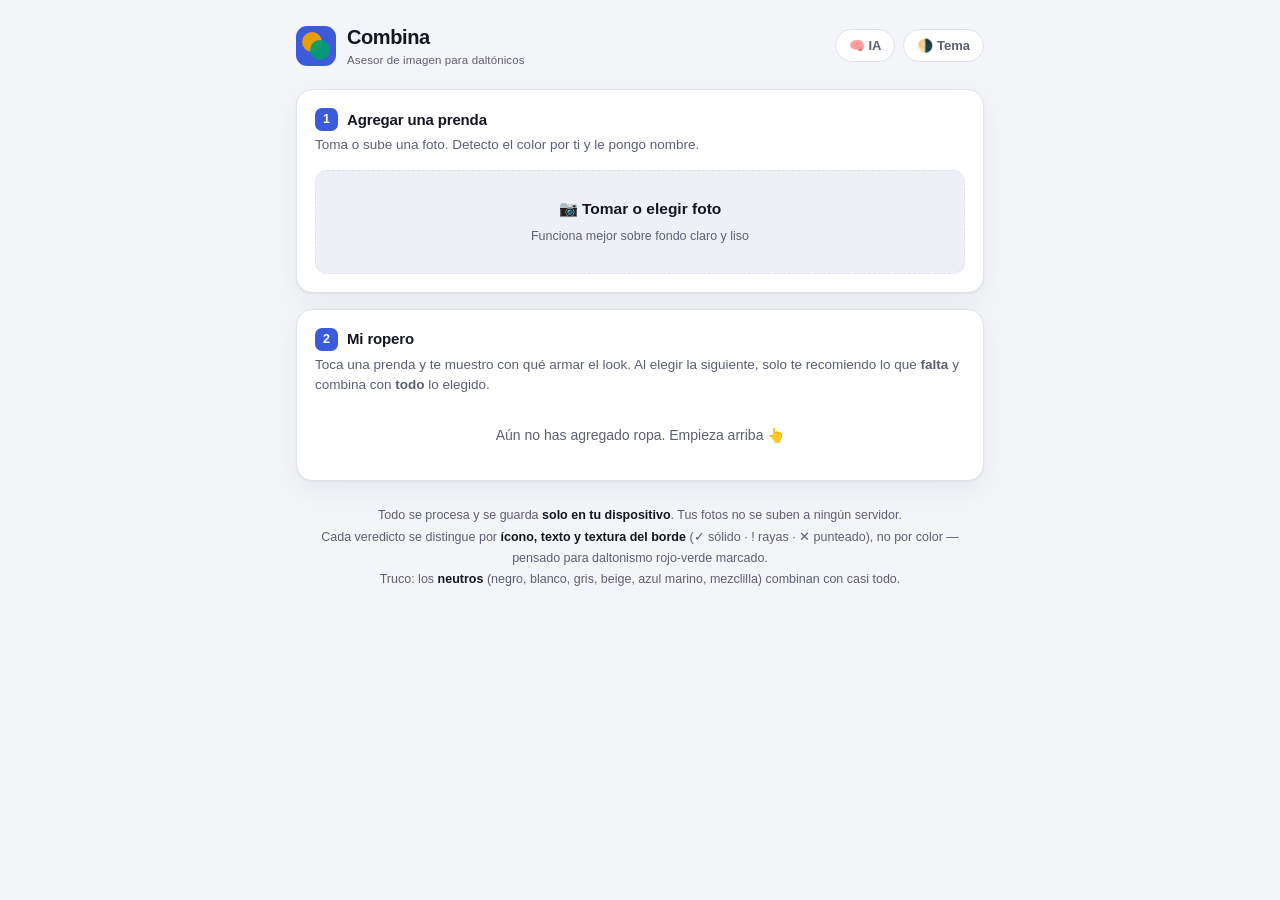
<file: index.html>
<!DOCTYPE html>
<html lang="es">
<head>
<meta charset="utf-8">
<meta name="viewport" content="width=device-width, initial-scale=1, viewport-fit=cover">
<meta name="theme-color" content="#3b5bdb">
<title>Combina — asesor de imagen para daltónicos</title>
<style>
  :root {
    color-scheme: light dark;
    --bg: #f4f5f9;
    --surface: #ffffff;
    --surface-2: #eef0f6;
    --ink: #14171f;
    --ink-soft: #5a6072;
    --line: #dfe2ec;
    --accent: #3b5bdb;
    --accent-ink: #ffffff;
    /* Semántica SEGURA para daltonismo (paleta de Wong) + siempre con ícono y texto */
    --ok-bg:#e2f3ec; --ok-ink:#046a4e; --ok-line:#a9dcc8; --ok-solid:#009e73;
    --warn-bg:#fdf1de; --warn-ink:#8a5a06; --warn-line:#f2d7a4; --warn-solid:#e69f00;
    --bad-bg:#fbe9f2; --bad-ink:#9c2f6b; --bad-line:#efc3dc; --bad-solid:#cc79a7;
    --shadow: 0 1px 2px rgba(20,23,31,.06), 0 10px 30px rgba(20,23,31,.05);
    --radius: 16px;
  }
  @media (prefers-color-scheme: dark) {
    :root {
      --bg:#0f1319; --surface:#181d26; --surface-2:#212734; --ink:#eef0f6;
      --ink-soft:#9aa2b6; --line:#2c3342; --accent:#7b93f6; --accent-ink:#0f1319;
      --ok-bg:#123026; --ok-ink:#63d3ab; --ok-line:#1f5140; --ok-solid:#12b585;
      --warn-bg:#332614; --warn-ink:#f0c26e; --warn-line:#59431e; --warn-solid:#e69f00;
      --bad-bg:#331d2a; --bad-ink:#e79cc4; --bad-line:#5a3149; --bad-solid:#cc79a7;
      --shadow: 0 1px 2px rgba(0,0,0,.4), 0 10px 30px rgba(0,0,0,.3);
    }
  }
  :root[data-theme="dark"]{--bg:#0f1319;--surface:#181d26;--surface-2:#212734;--ink:#eef0f6;--ink-soft:#9aa2b6;--line:#2c3342;--accent:#7b93f6;--accent-ink:#0f1319;--ok-bg:#123026;--ok-ink:#63d3ab;--ok-line:#1f5140;--ok-solid:#12b585;--warn-bg:#332614;--warn-ink:#f0c26e;--warn-line:#59431e;--warn-solid:#e69f00;--bad-bg:#331d2a;--bad-ink:#e79cc4;--bad-line:#5a3149;--bad-solid:#cc79a7;--shadow:0 1px 2px rgba(0,0,0,.4),0 10px 30px rgba(0,0,0,.3);}
  :root[data-theme="light"]{--bg:#f4f5f9;--surface:#fff;--surface-2:#eef0f6;--ink:#14171f;--ink-soft:#5a6072;--line:#dfe2ec;--accent:#3b5bdb;--accent-ink:#fff;--ok-bg:#e2f3ec;--ok-ink:#046a4e;--ok-line:#a9dcc8;--ok-solid:#009e73;--warn-bg:#fdf1de;--warn-ink:#8a5a06;--warn-line:#f2d7a4;--warn-solid:#e69f00;--bad-bg:#fbe9f2;--bad-ink:#9c2f6b;--bad-line:#efc3dc;--bad-solid:#cc79a7;--shadow:0 1px 2px rgba(20,23,31,.06),0 10px 30px rgba(20,23,31,.05);}

  * { box-sizing: border-box; }
  body {
    margin:0; background:var(--bg); color:var(--ink);
    font-family:-apple-system,BlinkMacSystemFont,"Segoe UI",Roboto,Helvetica,Arial,sans-serif;
    line-height:1.5; -webkit-font-smoothing:antialiased;
  }
  .wrap { max-width:720px; margin:0 auto; padding:22px 16px 96px; }

  header.app { display:flex; align-items:center; justify-content:space-between; gap:12px; margin-bottom:20px; }
  .brand { display:flex; align-items:center; gap:11px; }
  .logo { width:40px; height:40px; border-radius:11px; background:var(--accent); flex:none; position:relative; overflow:hidden; }
  .logo::before,.logo::after{ content:""; position:absolute; border-radius:50%; }
  .logo::before{ width:20px;height:20px;background:var(--warn-solid);top:6px;left:6px; }
  .logo::after{ width:20px;height:20px;background:var(--ok-solid);bottom:6px;right:6px;mix-blend-mode:normal;opacity:.92; }
  .wordmark { font-size:20px; font-weight:800; letter-spacing:-.02em; }
  .wordmark small { display:block; font-size:11.5px; font-weight:500; letter-spacing:.01em; color:var(--ink-soft); }
  .theme-btn { background:var(--surface); border:1px solid var(--line); color:var(--ink-soft); border-radius:100px; padding:8px 13px; font-size:13px; font-weight:600; cursor:pointer; white-space:nowrap; }
  .theme-btn:hover{ color:var(--ink); }

  .card { background:var(--surface); border:1px solid var(--line); border-radius:var(--radius); padding:18px; box-shadow:var(--shadow); margin-bottom:16px; }
  .card h2 { font-size:15px; font-weight:700; margin:0 0 4px; display:flex; align-items:center; gap:9px; letter-spacing:-.01em; }
  .card .lead { color:var(--ink-soft); font-size:13.5px; margin:0 0 14px; }
  .step { background:var(--accent); color:var(--accent-ink); width:23px; height:23px; border-radius:7px; display:inline-flex; align-items:center; justify-content:center; font-size:12.5px; font-weight:800; flex:none; }

  label.field { display:block; font-size:11.5px; letter-spacing:.06em; text-transform:uppercase; color:var(--ink-soft); font-weight:600; margin:14px 0 6px; }

  .drop { border:1.5px dashed var(--line); border-radius:12px; padding:26px 16px; text-align:center; color:var(--ink-soft); cursor:pointer; transition:border-color .15s,background .15s; background:var(--surface-2); }
  .drop:hover,.drop.drag{ border-color:var(--accent); }
  .drop strong{ color:var(--ink); display:block; font-size:15.5px; margin-bottom:3px; }
  .drop small{ font-size:12.5px; }
  input[type=file]{ display:none; }

  input[type=text],select{ width:100%; font:inherit; font-size:15px; padding:11px 12px; border:1px solid var(--line); border-radius:10px; background:var(--surface); color:var(--ink); }
  input[type=text]:focus,select:focus{ outline:2px solid var(--accent); outline-offset:1px; border-color:var(--accent); }
  .row{ display:flex; gap:10px; flex-wrap:wrap; }
  .row>*{ flex:1; min-width:150px; }

  button.primary{ font:inherit; font-size:15px; font-weight:700; background:var(--accent); color:var(--accent-ink); border:none; border-radius:10px; padding:12px 18px; cursor:pointer; }
  button.primary:disabled{ opacity:.4; cursor:not-allowed; }
  button.ghost{ font:inherit; font-size:14px; font-weight:700; background:transparent; color:var(--accent); border:1px solid var(--line); border-radius:10px; padding:11px 16px; cursor:pointer; }
  button.ghost:disabled{ opacity:.4; cursor:not-allowed; }
  button:focus-visible{ outline:2px solid var(--accent); outline-offset:2px; }
  .actions{ display:flex; gap:10px; flex-wrap:wrap; margin-top:16px; }

  .empty{ color:var(--ink-soft); font-size:14px; text-align:center; padding:16px 0; }

  .grid{ display:grid; grid-template-columns:repeat(auto-fill,minmax(148px,1fr)); gap:12px; }
  .item{ border:2px solid var(--line); border-radius:14px; overflow:hidden; background:var(--surface-2); position:relative; cursor:pointer; transition:border-color .12s; }
  .item.sel{ border-color:var(--accent); }
  .item .thumb{ width:100%; aspect-ratio:1/1; object-fit:cover; display:block; }
  .item .meta{ padding:9px 10px 11px; }
  .item .cat{ font-size:10.5px; text-transform:uppercase; letter-spacing:.05em; color:var(--ink-soft); font-weight:600; }
  .item .cname{ font-weight:700; font-size:14px; display:flex; align-items:center; gap:7px; margin-top:3px; }
  .swatch{ width:16px; height:16px; border-radius:5px; border:1px solid rgba(128,128,128,.45); flex:none; }
  .item .check{ position:absolute; top:8px; left:8px; width:25px; height:25px; border-radius:50%; background:var(--accent); border:2px solid #fff; display:flex; align-items:center; justify-content:center; color:#fff; font-size:14px; font-weight:800; }
  .item:not(.sel) .check{ display:none; }
  .item .del{ position:absolute; top:8px; right:8px; width:27px; height:27px; border-radius:50%; background:rgba(15,19,25,.55); color:#fff; border:none; cursor:pointer; font-size:16px; line-height:1; }

  /* Veredicto: se distingue por ICONO + TEXTO + TEXTURA (borde y patrón), no solo por color */
  .verdict{ border-radius:12px; padding:15px 16px; margin-bottom:14px; border:2px solid var(--line); display:flex; gap:13px; align-items:flex-start; }
  .verdict .icon{ width:36px; height:36px; flex:none; display:flex; align-items:center; justify-content:center; font-size:20px; font-weight:800; color:#fff; }
  .verdict.ok{ background:var(--ok-bg); border-color:var(--ok-solid); border-style:solid; color:var(--ok-ink); }
  .verdict.ok .icon{ background:var(--ok-solid); border-radius:10px; }
  .verdict.warn{ background:var(--warn-bg); border-color:var(--warn-solid); border-style:dashed; color:var(--warn-ink); }
  .verdict.warn .icon{ background:var(--warn-solid); border-radius:50%; }
  .verdict.bad{ background:var(--bad-bg); border-color:var(--bad-solid); border-style:dotted; color:var(--bad-ink);
    background-image:repeating-linear-gradient(45deg, transparent 0 8px, color-mix(in srgb, var(--bad-solid) 14%, transparent) 8px 16px); }
  .verdict.bad .icon{ background:var(--bad-solid); border-radius:2px; }
  .verdict .big{ font-size:16.5px; font-weight:800; }
  .verdict .sub{ font-size:14px; }

  .setline{ font-size:13px; color:var(--ink-soft); margin:2px 0 10px; }
  .pair{ display:flex; align-items:center; gap:11px; font-size:14px; padding:11px 0; border-top:1px solid var(--line); }
  .pair:first-of-type{ border-top:none; }
  .pair .dots{ display:flex; gap:4px; flex:none; }
  .pair .mini{ width:17px; height:17px; border-radius:5px; border:1px solid rgba(128,128,128,.45); }
  .pair .txt{ flex:1; }
  .pair .txt .muted{ color:var(--ink-soft); }
  .pair .tag{ font-size:11px; font-weight:800; padding:4px 9px; border-radius:100px; white-space:nowrap; display:inline-flex; align-items:center; gap:4px; }
  .tag.ok{ background:var(--ok-bg); color:var(--ok-ink); border:2px solid var(--ok-solid); border-style:solid; }
  .tag.warn{ background:var(--warn-bg); color:var(--warn-ink); border:2px dashed var(--warn-solid); }
  .tag.bad{ background:var(--bad-bg); color:var(--bad-ink); border:2px dotted var(--bad-solid); }
  .tag .ic{ font-weight:900; }

  .selbar{ position:fixed; left:0; right:0; bottom:0; padding:12px 16px calc(12px + env(safe-area-inset-bottom)); background:color-mix(in srgb, var(--bg) 85%, transparent); backdrop-filter:blur(10px); border-top:1px solid var(--line); }
  .selbar .inner{ max-width:720px; margin:0 auto; display:flex; gap:10px; align-items:center; }
  .selbar .count{ font-size:13px; color:var(--ink-soft); flex:1; font-weight:600; }
  .selbar.hidden{ display:none; }

  .foot{ text-align:center; color:var(--ink-soft); font-size:12.5px; margin-top:24px; line-height:1.7; }
  .foot strong{ color:var(--ink); }
  .hidden{ display:none !important; }
  @media (prefers-reduced-motion: reduce){ *{ scroll-behavior:auto !important; } }
</style>
</head>
<body>
<div class="wrap">
  <header class="app">
    <div class="brand">
      <div class="logo" aria-hidden="true"></div>
      <div class="wordmark">Combina<small>Asesor de imagen para daltónicos</small></div>
    </div>
    <div style="display:flex;gap:8px;flex-wrap:wrap;justify-content:flex-end;">
      <button class="theme-btn" id="ai-settings-btn" type="button">🧠 IA</button>
      <button class="theme-btn" id="theme-btn" type="button">🌗 Tema</button>
    </div>
  </header>

  <!-- Ajustes de IA -->
  <section class="card hidden" id="ai-settings">
    <h2>🧠 Asesor con IA (opcional)</h2>
    <p class="lead">Con una clave de API de Anthropic, la IA analiza tus fotos y te da consejo de estilo más rico (color, formalidad, ocasión, estampados). Tu clave se guarda <strong>solo en este dispositivo</strong>.</p>
    <label class="field" for="ai-key">Clave de API (empieza con sk-ant-…)</label>
    <input type="text" id="ai-key" placeholder="sk-ant-..." autocomplete="off" spellcheck="false">
    <label class="field" for="ai-model">Modelo</label>
    <select id="ai-model">
      <option value="claude-opus-4-8">Claude Opus 4.8 (más capaz)</option>
      <option value="claude-sonnet-5">Claude Sonnet 5 (equilibrado, más barato)</option>
      <option value="claude-haiku-4-5">Claude Haiku 4.5 (más rápido y barato)</option>
    </select>
    <div class="actions">
      <button class="primary" id="ai-save" type="button">Guardar</button>
      <button class="ghost" id="ai-close" type="button">Cerrar</button>
    </div>
    <p class="lead" style="margin-top:14px;">Obtén tu clave en <strong>console.anthropic.com</strong> → API Keys. Nota: el análisis con IA tiene un pequeño costo por uso y necesita conexión a internet.</p>
  </section>

  <section class="card">
    <h2><span class="step">1</span> Agregar una prenda</h2>
    <p class="lead">Toma o sube una foto. Detecto el color por ti y le pongo nombre.</p>
    <div class="drop" id="drop">
      <strong id="drop-title">📷 Tomar o elegir foto</strong>
      <small>Funciona mejor sobre fondo claro y liso</small>
    </div>
    <input type="file" id="file-input" accept="image/*">

    <div id="add-fields" class="hidden">
      <img id="preview" alt="Vista previa de la prenda" style="width:100%;max-height:260px;object-fit:contain;border-radius:12px;margin-top:14px;background:var(--surface-2);">

      <div id="uncertain" class="verdict warn hidden" style="margin-top:14px;">
        <div class="icon">!</div>
        <div>
          <div class="big">No estoy seguro del color</div>
          <div class="sub">Suele pasar con estampados, poca luz o fondo con color. Toma otra foto: <strong>buena luz</strong>, <strong>fondo liso claro</strong> y que la prenda <strong>llene el cuadro</strong>.</div>
          <div class="actions">
            <button class="primary" id="retake-btn" type="button">📷 Tomar otra foto</button>
            <button class="ghost" id="usealways-btn" type="button">Usar de todos modos</button>
          </div>
        </div>
      </div>

      <div id="ok-fields">
      <div class="row" style="margin-top:12px;">
        <div>
          <label class="field" for="cat">Tipo de prenda</label>
          <select id="cat">
            <option value="Parte de arriba">Arriba (blusa, camisa, playera)</option>
            <option value="Parte de abajo">Abajo (pantalón, short, falda)</option>
            <option value="Vestido/Traje">Vestido o traje</option>
            <option value="Abrigo">Abrigo o chamarra</option>
            <option value="Zapatos">Zapatos</option>
            <option value="Accesorio">Accesorio</option>
          </select>
        </div>
        <div>
          <label class="field" for="cname-sel">Color <span id="conf" style="text-transform:none;letter-spacing:0;font-weight:400;"></span></label>
          <select id="cname-sel"></select>
        </div>
      </div>
      <label class="field" for="name">Nombre (opcional)</label>
      <input type="text" id="name" placeholder="Ej. Camisa favorita">
      <div class="actions">
        <button class="primary" id="save-btn" type="button">Guardar en mi ropero</button>
        <button class="ghost" id="cancel-btn" type="button">Cancelar</button>
      </div>
      </div><!-- /ok-fields -->
    </div>
  </section>

  <section class="card">
    <h2><span class="step">2</span> Mi ropero <span id="closet-count" style="color:var(--ink-soft);font-weight:500;font-size:13px;"></span></h2>
    <p class="lead">Toca una prenda y te muestro con qué armar el look. Al elegir la siguiente, solo te recomiendo lo que <strong>falta</strong> y combina con <strong>todo</strong> lo elegido.</p>
    <div class="empty" id="closet-empty">Aún no has agregado ropa. Empieza arriba 👆</div>
    <div class="grid" id="closet"></div>
  </section>

  <section class="card hidden" id="result-card">
    <h2><span class="step">3</span> Resultado</h2>
    <div id="result"></div>
    <div id="ai-actions" class="hidden" style="margin-top:14px;">
      <button class="ghost" id="ai-ask" type="button">🧠 Pedir opinión al asesor IA</button>
      <div id="ai-out" style="margin-top:12px;"></div>
    </div>
  </section>

  <p class="foot">
    Todo se procesa y se guarda <strong>solo en tu dispositivo</strong>. Tus fotos no se suben a ningún servidor.<br>
    Cada veredicto se distingue por <strong>ícono, texto y textura del borde</strong> (✓ sólido · ! rayas · ✕ punteado), no por color — pensado para daltonismo rojo-verde marcado.<br>
    Truco: los <strong>neutros</strong> (negro, blanco, gris, beige, azul marino, mezclilla) combinan con casi todo.
  </p>
</div>

<div class="selbar hidden" id="selbar">
  <div class="inner">
    <span class="count" id="selcount">0 seleccionadas</span>
    <button class="ghost" id="clear-btn" type="button">Limpiar</button>
  </div>
</div>

<canvas id="cv" class="hidden"></canvas>

<script>
"use strict";
const $ = id => document.getElementById(id);
const STORE = "combina.closet.v1";

(function(){
  const saved = localStorage.getItem("combina.theme");
  if (saved) document.documentElement.setAttribute("data-theme", saved);
  $("theme-btn").addEventListener("click", () => {
    const cur = document.documentElement.getAttribute("data-theme");
    const dark = cur ? cur === "dark" : window.matchMedia("(prefers-color-scheme: dark)").matches;
    const next = dark ? "light" : "dark";
    document.documentElement.setAttribute("data-theme", next);
    localStorage.setItem("combina.theme", next);
  });
})();

function rgb2hsl(r,g,b){
  r/=255; g/=255; b/=255;
  const max=Math.max(r,g,b), min=Math.min(r,g,b), d=max-min;
  let h=0; const l=(max+min)/2;
  const s = d===0 ? 0 : d/(1-Math.abs(2*l-1));
  if(d!==0){
    if(max===r) h=((g-b)/d)%6;
    else if(max===g) h=(b-r)/d+2;
    else h=(r-g)/d+4;
    h*=60; if(h<0) h+=360;
  }
  return {h, s, l};
}

function nameColor(r,g,b){
  const {h,s,l} = rgb2hsl(r,g,b);
  if (l < 0.10) return {name:"Negro", neutral:true, h,s,l};
  if (l > 0.90 && s < 0.18) return {name:"Blanco", neutral:true, h,s,l};
  if (s < 0.12){
    if (l < 0.30) return {name:"Gris oscuro", neutral:true, h,s,l};
    if (l < 0.62) return {name:"Gris", neutral:true, h,s,l};
    return {name:"Gris claro", neutral:true, h,s,l};
  }
  if (h>=20 && h<=48 && s<0.55){
    if (l < 0.32) return {name:"Café", neutral:true, h,s,l};
    if (l < 0.62) return {name:"Camel / tostado", neutral:true, h,s,l};
    return {name:"Beige", neutral:true, h,s,l};
  }
  if (h>=200 && h<=255 && l<0.34) return {name:"Azul marino", neutral:true, h,s,l};

  let base;
  if (h<14 || h>=346) base="Rojo";
  else if (h<40) base="Naranja";
  else if (h<66) base="Amarillo";
  else if (h<95) base="Verde lima";
  else if (h<160) base="Verde";
  else if (h<200) base="Turquesa";
  else if (h<250) base="Azul";
  else if (h<290) base="Morado";
  else if (h<330) base="Rosa";
  else base="Rojo";

  let name;
  if (s < 0.35 && l > 0.6) name = "Pastel " + base.toLowerCase();
  else if (l > 0.72) name = base + " claro";
  else if (l < 0.30) name = base + " oscuro";
  else name = base;
  return {name, neutral:false, h,s,l};
}

const COLOR_OPTIONS = [
  ["Negro",[25,25,25]],["Blanco",[245,245,245]],["Gris",[128,128,128]],
  ["Gris claro",[190,190,190]],["Gris oscuro",[70,70,70]],
  ["Beige",[224,205,169]],["Camel / tostado",[176,132,80]],["Café",[92,64,42]],
  ["Azul marino",[30,42,78]],["Azul",[45,95,200]],["Azul claro",[120,170,225]],
  ["Turquesa",[35,170,175]],
  ["Rojo",[200,40,40]],["Rojo oscuro",[130,25,25]],
  ["Naranja",[225,120,40]],["Amarillo",[230,200,55]],
  ["Verde",[55,140,70]],["Verde oscuro",[35,85,45]],["Verde lima",[150,190,60]],
  ["Morado",[120,70,170]],["Rosa",[225,110,160]],["Pastel rosa",[240,190,205]]
];

function optionMeta(name){
  const found = COLOR_OPTIONS.find(o=>o[0]===name)
    || COLOR_OPTIONS.find(o=>name.toLowerCase().includes(o[0].toLowerCase().split(" ")[0]));
  const rgb = found ? found[1] : [128,128,128];
  const m = nameColor(rgb[0],rgb[1],rgb[2]);
  return {rgb, h:m.h, s:m.s, l:m.l, neutral:m.neutral};
}

function dominantColor(img){
  const cv = $("cv"), ctx = cv.getContext("2d", {willReadFrequently:true});
  const W = 90, H = Math.max(1, Math.round(W * img.naturalHeight / img.naturalWidth));
  cv.width=W; cv.height=H;
  ctx.drawImage(img,0,0,W,H);
  const x0=Math.round(W*0.18), x1=Math.round(W*0.82), y0=Math.round(H*0.18), y1=Math.round(H*0.82);
  let data;
  try { data = ctx.getImageData(x0,y0,Math.max(1,x1-x0),Math.max(1,y1-y0)).data; }
  catch(e){ return null; }
  const buckets = {};
  for(let i=0;i<data.length;i+=4){
    const r=data[i],g=data[i+1],b=data[i+2],a=data[i+3];
    if(a<125) continue;
    const {s,l}=rgb2hsl(r,g,b);
    let weight = 1;
    if(l>0.93 || l<0.06) weight = 0.25;
    if(s<0.08 && l>0.8) weight = 0.15;
    const key = (r>>4)+","+(g>>4)+","+(b>>4);
    if(!buckets[key]) buckets[key]={r:0,g:0,b:0,w:0};
    const bk=buckets[key]; bk.r+=r*weight; bk.g+=g*weight; bk.b+=b*weight; bk.w+=weight;
  }
  let best=null, total=0;
  for(const k in buckets){ const bk=buckets[k]; total+=bk.w; if(!best||bk.w>best.w) best=bk; }
  if(!best||best.w===0) return null;
  const r=Math.round(best.r/best.w), g=Math.round(best.g/best.w), b=Math.round(best.b/best.w);
  // Confianza = qué tanto de la prenda es realmente de ese color (cobertura).
  // Baja con estampados, poca luz o fondo con color -> conviene pedir otra foto.
  let closeN=0, nPix=0;
  for(let i=0;i<data.length;i+=4){
    if(data[i+3]<125) continue;
    nPix++;
    const dr=data[i]-r, dg=data[i+1]-g, db=data[i+2]-b;
    if(Math.sqrt(dr*dr+dg*dg+db*db) < 55) closeN++;
  }
  const conf = nPix ? closeN/nPix : 0;
  return {rgb:[r,g,b], conf};
}

function toSmallDataURL(img, max=420){
  const cv=document.createElement("canvas");
  const scale=Math.min(1, max/Math.max(img.naturalWidth,img.naturalHeight));
  cv.width=Math.round(img.naturalWidth*scale);
  cv.height=Math.round(img.naturalHeight*scale);
  cv.getContext("2d").drawImage(img,0,0,cv.width,cv.height);
  return cv.toDataURL("image/jpeg", 0.72);
}

let closet = load();
let selected = new Set();
let pending = null;

function load(){ try { return JSON.parse(localStorage.getItem(STORE)) || []; } catch(e){ return []; } }
function save(){
  try { localStorage.setItem(STORE, JSON.stringify(closet)); }
  catch(e){ alert("No se pudo guardar (espacio lleno). Elimina alguna prenda vieja."); }
}

$("drop").addEventListener("click", ()=> $("file-input").click());
["dragover","dragenter"].forEach(ev=>$("drop").addEventListener(ev,e=>{e.preventDefault();$("drop").classList.add("drag");}));
["dragleave","drop"].forEach(ev=>$("drop").addEventListener(ev,e=>{e.preventDefault();$("drop").classList.remove("drag");}));
$("drop").addEventListener("drop", e=>{ if(e.dataTransfer.files[0]) handleFile(e.dataTransfer.files[0]); });
$("file-input").addEventListener("change", e=>{ if(e.target.files[0]) handleFile(e.target.files[0]); });

function handleFile(file){
  const reader = new FileReader();
  reader.onload = () => {
    const img = new Image();
    img.onload = () => {
      const det = dominantColor(img);
      const dataUrl = toSmallDataURL(img);
      const rgb = det ? det.rgb : [128,128,128];
      const meta = nameColor(rgb[0],rgb[1],rgb[2]);
      pending = { dataUrl, rgb, name:meta.name, neutral:meta.neutral, h:meta.h, s:meta.s, l:meta.l };
      $("preview").src = dataUrl;
      buildColorSelect(meta.name);
      $("conf").textContent = "· revisa que sea correcto";
      $("name").value = "";
      $("cat").selectedIndex = 0;
      // ¿Pude definir el color con confianza? Si no, pido otra foto.
      const sure = det && det.conf >= 0.45;
      $("uncertain").classList.toggle("hidden", sure);
      $("ok-fields").classList.toggle("hidden", !sure);
      $("add-fields").classList.remove("hidden");
      $("add-fields").scrollIntoView({behavior:"smooth", block:"nearest"});
    };
    img.src = reader.result;
  };
  reader.readAsDataURL(file);
}

function buildColorSelect(selectedName){
  const sel = $("cname-sel"); sel.innerHTML="";
  const names = COLOR_OPTIONS.map(o=>o[0]);
  if(!names.includes(selectedName)){ const o=document.createElement("option"); o.value=selectedName; o.textContent=selectedName+" (detectado)"; sel.appendChild(o); }
  COLOR_OPTIONS.forEach(o=>{ const op=document.createElement("option"); op.value=o[0]; op.textContent=o[0]; sel.appendChild(op); });
  sel.value = selectedName;
  sel.onchange = ()=>{
    const meta = optionMeta(sel.value);
    pending.rgb=meta.rgb; pending.name=sel.value; pending.neutral=meta.neutral;
    pending.h=meta.h; pending.s=meta.s; pending.l=meta.l;
  };
}

$("cancel-btn").addEventListener("click", resetAdd);
function resetAdd(){ pending=null; $("add-fields").classList.add("hidden"); $("file-input").value=""; }

$("retake-btn").addEventListener("click", ()=>{ $("file-input").value=""; $("file-input").click(); });
$("usealways-btn").addEventListener("click", ()=>{
  $("uncertain").classList.add("hidden");
  $("ok-fields").classList.remove("hidden");
});

$("save-btn").addEventListener("click", ()=>{
  if(!pending) return;
  closet.push({
    id: Date.now()+"-"+Math.random().toString(36).slice(2,7),
    img: pending.dataUrl, cat: $("cat").value, name: $("name").value.trim(),
    color: pending.name, rgb: pending.rgb, neutral: pending.neutral,
    h: pending.h, s: pending.s, l: pending.l
  });
  save(); resetAdd(); render();
});

function render(){
  const grid=$("closet"); grid.innerHTML="";
  $("closet-empty").classList.toggle("hidden", closet.length>0);
  $("closet-count").textContent = closet.length ? "("+closet.length+")" : "";
  closet.forEach(item=>{
    const el=document.createElement("div");
    el.className="item"+(selected.has(item.id)?" sel":"");
    const rgb=`rgb(${item.rgb.join(",")})`;
    el.innerHTML = `
      <div class="check">✓</div>
      <button class="del" title="Eliminar" data-del="${item.id}" aria-label="Eliminar prenda">×</button>
      <img class="thumb" src="${item.img}" alt="">
      <div class="meta">
        <div class="cat">${escapeHtml(item.cat)}</div>
        <div class="cname"><span class="swatch" style="background:${rgb}"></span>${escapeHtml(item.color)}</div>
        ${item.name?`<div style="font-size:12px;color:var(--ink-soft);margin-top:3px;">${escapeHtml(item.name)}</div>`:""}
      </div>`;
    el.addEventListener("click", e=>{
      if(e.target.dataset.del) return;
      if(selected.has(item.id)) selected.delete(item.id); else selected.add(item.id);
      render();
    });
    el.querySelector("[data-del]").addEventListener("click", ()=>{
      if(confirm("¿Eliminar esta prenda?")){ closet=closet.filter(c=>c.id!==item.id); selected.delete(item.id); save(); render(); }
    });
    grid.appendChild(el);
  });
  updateSelbar();
}
function escapeHtml(s){ return (s||"").replace(/[&<>"]/g, c=>({"&":"&amp;","<":"&lt;",">":"&gt;",'"':"&quot;"}[c])); }

function updateSelbar(){
  const n=selected.size;
  $("selbar").classList.toggle("hidden", n===0);
  if(n>=1){
    $("selcount").textContent = n===1 ? "1 prenda elegida" : n+" prendas en el conjunto";
    renderOutfit(false);   // arma el look automáticamente al elegir
  } else {
    $("result-card").classList.add("hidden");
  }
}

function hueDiff(a,b){ let d=Math.abs(a-b)%360; return d>180?360-d:d; }

function harmony(a,b){
  if(a.neutral || b.neutral)
    return {score:92, cls:"ok", label:"Combina", why:"Uno es neutro, así que combina con casi todo."};
  const dh = hueDiff(a.h,b.h);
  let score, why;
  if(dh<=18){ score=82; why="Tonos muy parecidos (look monocromático): se ve pulido."; }
  else if(dh<=55){ score=88; why="Colores vecinos en la rueda (análogos): combinación segura y armónica."; }
  else if(dh>=150){ score=74; why="Colores opuestos (contraste fuerte): funciona si te gusta destacar."; }
  else if(dh>=105 && dh<140){ score=66; why="Combinación triádica: vistosa, úsala con moderación."; }
  else { score=42; why="Tienden a chocar (ni vecinos ni opuestos)."; }
  if(a.s>0.6 && b.s>0.6 && score<85){ score-=12; why+=" Además ambos son muy intensos."; }
  score=Math.max(5,Math.min(98,score));
  const cls = score>=72?"ok":score>=52?"warn":"bad";
  const label = score>=72?"Combina":score>=52?"Con cuidado":"Evítalo";
  return {score,cls,label,why};
}
function verdictFromScore(s){
  if(s>=72) return {cls:"ok", icon:"✓", big:"Se ve bien", tip:"Adelante, es una buena combinación."};
  if(s>=52) return {cls:"warn", icon:"!", big:"Se puede, con cuidado", tip:"Funciona, pero no es lo más seguro. Mira las notas."};
  return {cls:"bad", icon:"✕", big:"Mejor evítalo", tip:"Los colores tienden a pelearse. Cambia una prenda."};
}
function tagIcon(cls){ return cls==="ok"?"✓":cls==="warn"?"!":"✕"; }

function selItems(){ return closet.filter(c=>selected.has(c.id)); }
function miniDots(item){ return `<span class="mini" style="background:rgb(${item.rgb.join(",")})"></span>`; }

$("clear-btn").addEventListener("click", ()=>{ selected.clear(); render(); });

/* Mapa de categorías -> huecos del conjunto */
const SLOT_OF = {
  "Parte de arriba":"arriba", "Parte de abajo":"abajo",
  "Vestido/Traje":"cuerpo", "Abrigo":"abrigo", "Zapatos":"zapatos", "Accesorio":"accesorio"
};
const SLOT_LABEL = {
  arriba:"Parte de arriba", abajo:"Parte de abajo", cuerpo:"Vestido o traje",
  zapatos:"Zapatos", abrigo:"Abrigo o chamarra", accesorio:"Accesorio"
};
const SLOT_ORDER = ["cuerpo","arriba","abajo","zapatos","abrigo","accesorio"];

/* Compatibilidad de un candidato con TODAS las prendas ya elegidas (manda el peor par) */
function combinedHarmony(cand, chosen){
  let worst=null;
  for(const c of chosen){
    const h=harmony(cand,c);
    if(!worst || h.score<worst.score) worst=h;
  }
  return worst || {score:80, cls:"ok", label:"Combina", why:""};
}

function renderOutfit(scroll){
  const chosen = selItems();
  if(!chosen.length){ $("result-card").classList.add("hidden"); return; }

  // Huecos ya cubiertos por lo elegido (un vestido/traje cubre arriba y abajo)
  const filled = new Set();
  chosen.forEach(c=>{
    const slot = SLOT_OF[c.cat];
    if(slot==="cuerpo"){ filled.add("arriba"); filled.add("abajo"); filled.add("cuerpo"); }
    else if(slot!=="accesorio") filled.add(slot);
  });

  let html = `<div style="margin-bottom:12px;font-size:15px;font-weight:700;">Tu conjunto</div>`;
  html += `<div style="display:flex;flex-wrap:wrap;gap:8px;margin-bottom:14px;">`;
  chosen.forEach(c=>{
    html += `<span class="tag ok" style="border-color:var(--line);color:var(--ink);background:var(--surface-2);">
      <span class="mini" style="width:14px;height:14px;background:rgb(${c.rgb.join(",")})"></span>
      ${escapeHtml(c.color)}<span class="muted" style="font-weight:500;"> · ${escapeHtml(c.cat.toLowerCase())}</span></span>`;
  });
  html += `</div>`;

  // Veredicto del conjunto elegido (si hay 2+)
  if(chosen.length>=2){
    let sum=0, worst=100, pairs=[];
    for(let i=0;i<chosen.length;i++) for(let j=i+1;j<chosen.length;j++){
      const h=harmony(chosen[i],chosen[j]); pairs.push({a:chosen[i],b:chosen[j],h});
      sum+=h.score; worst=Math.min(worst,h.score);
    }
    const overall=Math.round((sum/pairs.length)*0.6+worst*0.4);
    const v=verdictFromScore(overall);
    html += `<div class="verdict ${v.cls}"><div class="icon">${v.icon}</div><div><div class="big">${v.big}</div><div class="sub">${v.tip}</div></div></div>`;
    pairs.sort((x,y)=>x.h.score-y.h.score);
    if(pairs[0].h.cls!=="ok"){ // solo señalo el par flojo
      const p=pairs[0];
      html += `<div class="pair"><span class="dots">${miniDots(p.a)}${miniDots(p.b)}</span>
        <span class="txt"><strong>${escapeHtml(p.a.color)}</strong> + <strong>${escapeHtml(p.b.color)}</strong><br><span class="muted">${p.h.why}</span></span>
        <span class="tag ${p.h.cls}">${tagIcon(p.h.cls)} ${p.h.label}</span></div>`;
    }
  }

  // Huecos que faltan por llenar
  let slots = SLOT_ORDER.filter(s=>{
    if(s==="accesorio") return true;               // accesorios: siempre opcional
    if(s==="cuerpo") return !filled.has("arriba") && !filled.has("abajo"); // solo si no hay arriba/abajo
    return !filled.has(s);
  });

  html += `<div class="setline" style="margin-top:14px;">Para completar el look, elige de esto (solo te muestro lo que combina con todo):</div>`;

  let anyRec=false;
  slots.forEach(slot=>{
    const cands = closet.filter(c=> !selected.has(c.id) && SLOT_OF[c.cat]===slot);
    const ranked = cands.map(c=>({c, h:combinedHarmony(c, chosen)}))
                        .filter(r=>r.h.score>=52)
                        .sort((x,y)=>y.h.score-x.h.score);
    if(!ranked.length) return;
    anyRec=true;
    html += `<div style="margin-top:12px;font-size:12px;text-transform:uppercase;letter-spacing:.05em;color:var(--ink-soft);font-weight:700;">${SLOT_LABEL[slot]}</div>`;
    ranked.forEach(r=>{
      html += `<div class="pair">
        <span class="dots">${miniDots(r.c)}</span>
        <span class="txt"><strong>${escapeHtml(r.c.color)}</strong>${r.c.name?` <span class="muted">· ${escapeHtml(r.c.name)}</span>`:""}<br><span class="muted">${r.h.why}</span></span>
        <span class="tag ${r.h.cls}">${tagIcon(r.h.cls)} ${r.h.label}</span>
      </div>`;
    });
  });

  if(!anyRec){
    html += `<div class="empty">No tengo prendas que combinen para completar el look. Agrega más ropa (una prenda neutra ayuda mucho).</div>`;
  }

  showResult(html, scroll);
}

function showResult(html, scroll){
  $("result").innerHTML = html;
  $("result-card").classList.remove("hidden");
  $("ai-actions").classList.toggle("hidden", selected.size<1);
  $("ai-out").innerHTML = "";
  if(scroll) $("result-card").scrollIntoView({behavior:"smooth", block:"start"});
}

/* ---------- Asesor con IA (opcional) ---------- */
const AI_KEY_STORE = "combina.ai.key", AI_MODEL_STORE = "combina.ai.model";
function aiKey(){ return localStorage.getItem(AI_KEY_STORE) || ""; }
function aiModel(){ return localStorage.getItem(AI_MODEL_STORE) || "claude-opus-4-8"; }

$("ai-settings-btn").addEventListener("click", ()=>{
  $("ai-key").value = aiKey();
  $("ai-model").value = aiModel();
  $("ai-settings").classList.toggle("hidden");
  if(!$("ai-settings").classList.contains("hidden")) $("ai-settings").scrollIntoView({behavior:"smooth", block:"start"});
});
$("ai-close").addEventListener("click", ()=> $("ai-settings").classList.add("hidden"));
$("ai-save").addEventListener("click", ()=>{
  localStorage.setItem(AI_KEY_STORE, $("ai-key").value.trim());
  localStorage.setItem(AI_MODEL_STORE, $("ai-model").value);
  $("ai-settings").classList.add("hidden");
});

$("ai-ask").addEventListener("click", askAI);

async function askAI(){
  const items = selItems();
  if(!items.length) return;
  if(!aiKey()){
    $("ai-out").innerHTML = `<div class="verdict warn"><div class="icon">!</div><div><div class="big">Falta tu clave de IA</div><div class="sub">Toca «🧠 IA» arriba para pegar tu clave de API. Es opcional.</div></div></div>`;
    $("ai-settings-btn").click();
    return;
  }
  $("ai-ask").disabled = true;
  $("ai-out").innerHTML = `<div class="setline">Consultando al asesor de imagen… ✨</div>`;

  // Arma el contenido: cada foto + su color detectado y tipo, luego la pregunta
  const content = [];
  items.forEach((it,idx)=>{
    const b64 = (it.img.split(",")[1]) || "";
    content.push({type:"image", source:{type:"base64", media_type:"image/jpeg", data:b64}});
    content.push({type:"text", text:`Prenda ${idx+1}: ${it.cat}. Color que detecté: ${it.color}.${it.name?" Nombre: "+it.name+".":""}`});
  });
  content.push({type:"text", text:
    "Actúa como mi consultor de imagen personal. Soy DALTÓNICO (rojo-verde), así que NO puedo fiarme de ver los colores: dime siempre el nombre del color por escrito. "+
    (items.length===1
      ? "Con esta prenda: dime de qué color es realmente, con qué colores y tipos de prenda combina bien, y con cuáles no. "
      : "Evalúa este conjunto: ¿se ve bien junto o no? Explica por qué y qué cambiar. ")+
    "Comenta también formalidad, ocasión adecuada y estampados si los hay. Responde en español, claro y breve, con viñetas."});

  try{
    const resp = await fetch("https://api.anthropic.com/v1/messages", {
      method:"POST",
      headers:{
        "content-type":"application/json",
        "x-api-key": aiKey(),
        "anthropic-version":"2023-06-01",
        "anthropic-dangerous-direct-browser-access":"true"
      },
      body: JSON.stringify({ model: aiModel(), max_tokens: 1024, messages:[{role:"user", content}] })
    });
    if(!resp.ok){
      let msg = "Error "+resp.status;
      try{ const e=await resp.json(); if(e.error && e.error.message) msg=e.error.message; }catch(_){}
      throw new Error(msg);
    }
    const data = await resp.json();
    const text = (data.content||[]).filter(b=>b.type==="text").map(b=>b.text).join("\n").trim();
    $("ai-out").innerHTML = `<div class="verdict ok" style="display:block;"><div class="big" style="margin-bottom:6px;">🧠 Asesor de imagen</div><div class="sub" style="white-space:pre-wrap;">${escapeHtml(text)||"(sin respuesta)"}</div></div>`;
  }catch(err){
    const hint = /Failed to fetch|NetworkError|blocked|CSP/i.test(err.message)
      ? "Parece que estás en la vista previa de claude.ai, que bloquea las llamadas a internet. Abre esta app publicada con GitHub Pages (o el archivo en tu compu) para usar la IA."
      : escapeHtml(err.message);
    $("ai-out").innerHTML = `<div class="verdict bad"><div class="icon">✕</div><div><div class="big">No se pudo consultar la IA</div><div class="sub">${hint}</div></div></div>`;
  }finally{
    $("ai-ask").disabled = false;
  }
}

render();
</script>
</body>
</html>
</file>
